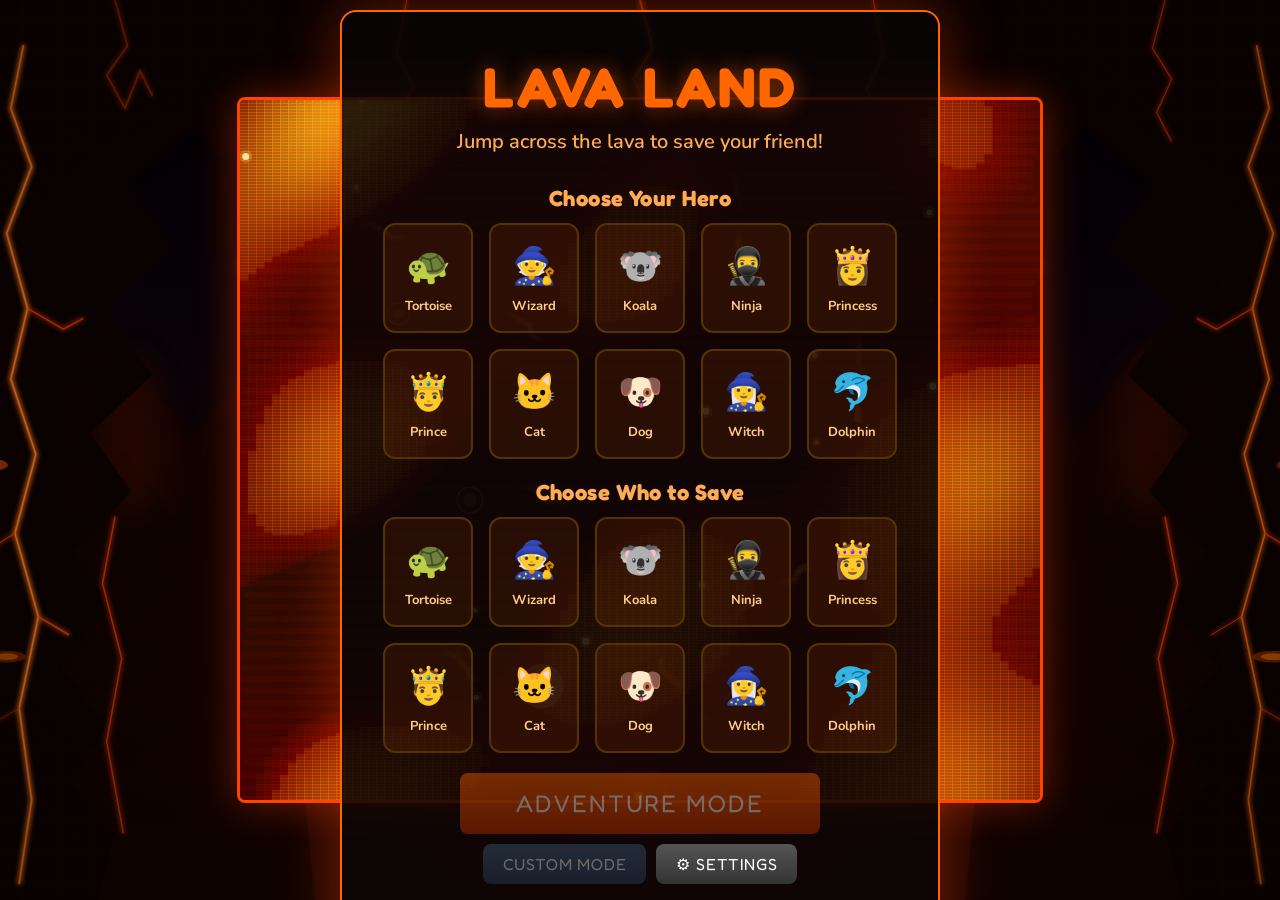
<file: index.html>
<!DOCTYPE html>
<html lang="en">
<head>
  <meta charset="UTF-8">
  <meta name="viewport" content="width=device-width, initial-scale=1.0, maximum-scale=3.0, user-scalable=yes">
  <meta name="theme-color" content="#1a0a0a">
  <meta name="apple-mobile-web-app-capable" content="yes">
  <meta name="apple-mobile-web-app-status-bar-style" content="black-translucent">
  <title>Lava Land - Save Your Friend!</title>
  <link rel="manifest" href="manifest.json">
  <link rel="apple-touch-icon" href="images/icon-192.png">
  <link rel="preconnect" href="https://fonts.googleapis.com">
  <link rel="preconnect" href="https://fonts.gstatic.com" crossorigin>
  <link href="https://fonts.googleapis.com/css2?family=Fredoka+One&family=Nunito:wght@400;600;700;800&display=swap" rel="stylesheet">
  <link rel="stylesheet" href="css/theme.css?v=1.12.3">
  <link rel="stylesheet" href="css/style.css?v=1.12.3">
</head>
<body>
  <div class="game-area">
    <canvas id="gameCanvas" role="img" aria-label="Lava Land game board"></canvas>
    <div id="game-hud" style="display:none;">
      <div id="hud-left"></div>
      <div id="hud-center">
        <div id="hud-game-title"></div>
        <div id="hud-game-author"></div>
      </div>
      <div id="hud-stats">
        <div id="hud-text"></div>
        <div id="streak-flash" style="display:none;"></div>
      </div>
    </div>
    <div id="hud-actions">
      <button id="forfeit-btn" class="btn btn-forfeit" style="display:none;" title="Give up and retry" aria-label="Give up and retry">&#128293;</button>
      <button id="pause-btn" class="btn btn-pause" style="display:none;" title="Pause (P)" aria-label="Pause game">&#9646;&#9646;</button>
    </div>
  </div>
  <div id="ui-overlay">
    <div id="menu-screen" class="menu-screen">
      <h1 id="menu-title" data-i18n="menu.title">LAVA LAND</h1>
      <h2 data-i18n="menu.subtitle">Jump across the lava to save your friend!</h2>
      <h3 data-i18n="menu.choose_hero">Choose Your Hero</h3>
      <div class="character-grid" id="hero-grid"></div>
      <h3 data-i18n="menu.choose_rescue">Choose Who to Save</h3>
      <div class="character-grid" id="rescue-grid"></div>

      <button class="btn btn-adventure" id="start-btn" disabled data-i18n="menu.adventure">ADVENTURE MODE</button>
      <div class="menu-secondary">
        <button class="btn btn-custom" id="custom-btn" disabled data-i18n="menu.custom">CUSTOM MODE</button>
        <button class="btn btn-settings" id="settings-btn" data-i18n="menu.settings">&#9881; SETTINGS</button>
      </div>
      <div class="instructions" id="instructions-keyboard">
        <kbd>&larr;</kbd> <kbd>&rarr;</kbd> Hop left / right (same row)<br>
        <kbd>&darr;</kbd> / <kbd>Space</kbd> Jump forward (next row)<br>
        <kbd>&uarr;</kbd> Jump backward (previous row)<br>
        Memorize the safe platforms, then leap across!
      </div>
      <div class="instructions" id="instructions-touch" style="display:none;">
        Tap on a platform to move there<br>
        Swipe &larr; &rarr; to hop sideways<br>
        Swipe &darr; to jump forward &middot; Swipe &uarr; to go back<br>
        Memorize the safe platforms, then jump!
      </div>
      <div class="menu-credit" id="menu-credit"></div>
    </div>

    <div id="settings-screen" class="menu-screen" style="display:none;">
      <h1 data-i18n="settings.title">&#9881; SETTINGS</h1>

      <h3 data-i18n="settings.language">Language</h3>
      <div class="option-row" id="lang-row">
        <div class="opt-card selected" data-lang="en">
          <div class="opt-label" data-i18n="lang.en">English</div>
        </div>
        <div class="opt-card" data-lang="no">
          <div class="opt-label" data-i18n="lang.no">Norsk</div>
        </div>
      </div>

      <h3 data-i18n="settings.soundtrack">Soundtrack</h3>
      <div class="option-row" id="soundtrack-row">
        <div class="opt-card selected" data-soundtrack="classic">
          <div class="opt-label" data-i18n="soundtrack.classic">Classic</div>
          <div class="opt-desc" data-i18n="soundtrack.classic.desc">80s synth-funk</div>
        </div>
        <div class="opt-card" data-soundtrack="retro">
          <div class="opt-label" data-i18n="soundtrack.retro">Retro</div>
          <div class="opt-desc" data-i18n="soundtrack.retro.desc">Chiptune 8-bit</div>
        </div>
        <div class="opt-card" data-soundtrack="chill">
          <div class="opt-label" data-i18n="soundtrack.chill">Chill</div>
          <div class="opt-desc" data-i18n="soundtrack.chill.desc">Ambient lo-fi</div>
        </div>
      </div>

      <h3 data-i18n="settings.theme">Theme</h3>
      <div class="option-row" id="theme-row">
        <div class="opt-card selected" data-theme="volcano">
          <div class="opt-label" data-i18n="theme.volcano">Volcano</div>
          <div class="opt-desc" data-i18n="theme.volcano.desc">Fire &amp; lava</div>
        </div>
        <div class="opt-card" data-theme="ocean">
          <div class="opt-label" data-i18n="theme.ocean">Ocean</div>
          <div class="opt-desc" data-i18n="theme.ocean.desc">Deep sea</div>
        </div>
        <div class="opt-card" data-theme="forest">
          <div class="opt-label" data-i18n="theme.forest">Forest</div>
          <div class="opt-desc" data-i18n="theme.forest.desc">Enchanted woods</div>
        </div>
      </div>

      <button class="btn" id="settings-back-btn" data-i18n="settings.done">DONE</button>
    </div>

    <div id="custom-setup-screen" class="menu-screen" style="display:none;">
      <h1 data-i18n="custom.title">CUSTOM MODE</h1>

      <h3 data-i18n="settings.difficulty">Difficulty</h3>
      <div class="option-row" id="diff-row">
        <div class="opt-card selected" data-diff="easy">
          <div class="opt-label" data-i18n="diff.easy">Easy</div>
          <div class="opt-desc" data-i18n="diff.easy.desc">Few fake blocks</div>
        </div>
        <div class="opt-card" data-diff="medium">
          <div class="opt-label" data-i18n="diff.medium">Medium</div>
          <div class="opt-desc" data-i18n="diff.medium.desc">Many fake blocks</div>
        </div>
        <div class="opt-card" data-diff="hard">
          <div class="opt-label" data-i18n="diff.hard">Hard</div>
          <div class="opt-desc" data-i18n="diff.hard.desc">Most blocks are fake</div>
        </div>
      </div>

      <h3 data-i18n="settings.grid_size">Grid Size</h3>
      <div class="option-row" id="size-row">
        <div class="opt-card" data-size="small">
          <div class="opt-label" data-i18n="size.small">Small</div>
          <div class="opt-desc" data-i18n="size.small.desc">5 cols &times; 8 rows</div>
        </div>
        <div class="opt-card selected" data-size="medium">
          <div class="opt-label" data-i18n="size.medium">Medium</div>
          <div class="opt-desc" data-i18n="size.medium.desc">6 cols &times; 12 rows</div>
        </div>
        <div class="opt-card" data-size="large">
          <div class="opt-label" data-i18n="size.large">Large</div>
          <div class="opt-desc" data-i18n="size.large.desc">7 cols &times; 16 rows</div>
        </div>
      </div>

      <h3 data-i18n="settings.memorize_time">Memorize Time</h3>
      <div class="option-row" id="memtime-row">
        <div class="opt-card" data-memtime="short">
          <div class="opt-label" data-i18n="mem.short">Short</div>
          <div class="opt-desc" data-i18n="mem.short.desc">5 seconds</div>
        </div>
        <div class="opt-card selected" data-memtime="medium">
          <div class="opt-label" data-i18n="mem.medium">Medium</div>
          <div class="opt-desc" data-i18n="mem.medium.desc">10 seconds</div>
        </div>
        <div class="opt-card" data-memtime="long">
          <div class="opt-label" data-i18n="mem.long">Long</div>
          <div class="opt-desc" data-i18n="mem.long.desc">20 seconds</div>
        </div>
      </div>

      <button class="btn" id="custom-start-btn" data-i18n="custom.start">START GAME</button>
      <button class="btn btn-secondary" id="custom-back-btn" data-i18n="custom.back">BACK</button>
    </div>

    <div id="lose-screen" class="menu-screen" style="display:none;">
      <h1 data-i18n="lose.title">OH NO!</h1>
      <div id="lose-level-info" class="level-info"></div>
      <div class="lose-emoji" id="lose-emoji"></div>
      <h2 id="lose-msg"></h2>
      <button class="btn" id="try-again-btn" data-i18n="lose.try_again">TRY AGAIN</button>
      <button class="btn btn-secondary" id="lose-menu-btn" data-i18n="lose.back_to_menu">BACK TO MENU</button>
    </div>

    <div id="win-screen" class="menu-screen" style="display:none;">
      <h1 data-i18n="win.title">YOU DID IT!</h1>
      <div id="win-level-info" class="level-info"></div>
      <div class="win-emojis" id="win-emojis"></div>
      <h2 id="win-msg"></h2>
      <p id="ultimate-win-msg" class="ultimate-win-msg" style="display:none;"></p>
      <div id="win-score-section" class="score-section"></div>
      <div class="win-buttons">
        <button class="btn" id="next-level-btn" style="display:none;" data-i18n="win.next_level">NEXT LEVEL</button>
        <button class="btn btn-secondary" id="play-again-btn" data-i18n="win.back_to_menu">BACK TO MENU</button>
      </div>
    </div>
  </div>

  <div id="pause-screen" style="display:none;">
    <div id="pause-inner">
      <h1 data-i18n="pause.title">PAUSED</h1>
      <button class="btn" id="resume-btn" data-i18n="pause.resume">RESUME</button>
      <button class="btn btn-secondary" id="pause-menu-btn" data-i18n="pause.quit">QUIT TO MENU</button>
    </div>
  </div>

  <div id="transition-overlay"></div>


  <script src="js/config.js?v=1.12.3"></script>
  <script src="js/i18n.js?v=1.12.3"></script>
  <script src="js/state.js?v=1.12.3"></script>
  <script src="js/timers.js?v=1.12.3"></script>
  <script src="js/audio.js?v=1.12.3"></script>
  <script src="js/soundtracks.js?v=1.12.3"></script>
  <script src="js/pathgen.js?v=1.12.3"></script>
  <script src="js/platforms.js?v=1.12.3"></script>
  <script src="js/player.js?v=1.12.3"></script>
  <script src="js/drawing.js?v=1.12.3"></script>
  <script src="js/hud.js?v=1.12.3"></script>
  <script src="js/effects.js?v=1.12.3"></script>
  <script src="js/scenes.js?v=1.12.3"></script>
  <script src="js/scoring.js?v=1.12.3"></script>
  <script src="js/logic.js?v=1.12.3"></script>
  <script src="js/input.js?v=1.12.3"></script>
  <script src="js/loop.js?v=1.12.3"></script>
  <script src="js/menu.js?v=1.12.3"></script>
  <script src="js/init.js?v=1.12.3"></script>
  <script>
    if ('serviceWorker' in navigator) {
      navigator.serviceWorker.register('sw.js').catch(function() {});
    }
  </script>
</body>
</html>
</file>
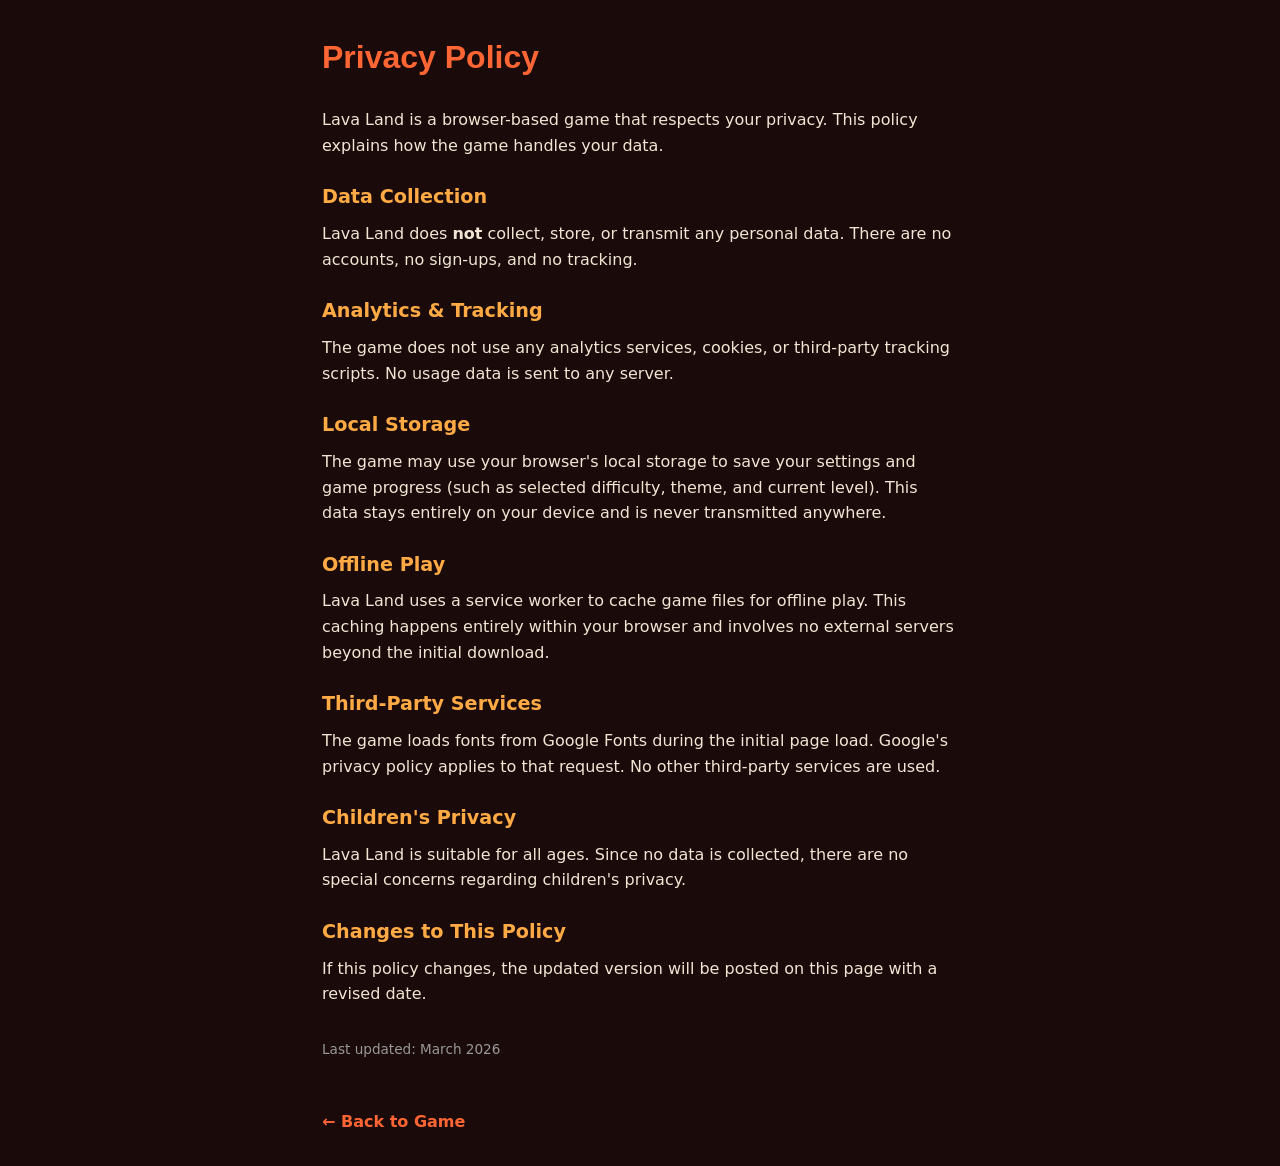
<file: privacy.html>
<!DOCTYPE html>
<html lang="en">
<head>
  <meta charset="UTF-8">
  <meta name="viewport" content="width=device-width, initial-scale=1.0">
  <meta name="theme-color" content="#1a0a0a">
  <title>Privacy Policy - Lava Land</title>
  <style>
    * { margin: 0; padding: 0; box-sizing: border-box; }
    body {
      background: #1a0a0a;
      color: #f0e6d3;
      font-family: 'Nunito', system-ui, -apple-system, sans-serif;
      line-height: 1.6;
      padding: 2rem;
      max-width: 700px;
      margin: 0 auto;
    }
    h1 {
      font-family: 'Fredoka One', cursive, sans-serif;
      color: #ff6633;
      margin-bottom: 1.5rem;
      font-size: 2rem;
    }
    h2 {
      color: #ffaa44;
      margin: 1.5rem 0 0.5rem;
      font-size: 1.2rem;
    }
    p { margin-bottom: 1rem; }
    a { color: #ff6633; }
    .back-link {
      display: inline-block;
      margin-top: 2rem;
      color: #ff6633;
      text-decoration: none;
      font-weight: 700;
    }
    .back-link:hover { text-decoration: underline; }
    .updated { color: #999; font-size: 0.85rem; margin-top: 2rem; }
  </style>
</head>
<body>
  <h1>Privacy Policy</h1>
  <p>Lava Land is a browser-based game that respects your privacy. This policy explains how the game handles your data.</p>

  <h2>Data Collection</h2>
  <p>Lava Land does <strong>not</strong> collect, store, or transmit any personal data. There are no accounts, no sign-ups, and no tracking.</p>

  <h2>Analytics &amp; Tracking</h2>
  <p>The game does not use any analytics services, cookies, or third-party tracking scripts. No usage data is sent to any server.</p>

  <h2>Local Storage</h2>
  <p>The game may use your browser's local storage to save your settings and game progress (such as selected difficulty, theme, and current level). This data stays entirely on your device and is never transmitted anywhere.</p>

  <h2>Offline Play</h2>
  <p>Lava Land uses a service worker to cache game files for offline play. This caching happens entirely within your browser and involves no external servers beyond the initial download.</p>

  <h2>Third-Party Services</h2>
  <p>The game loads fonts from Google Fonts during the initial page load. Google's privacy policy applies to that request. No other third-party services are used.</p>

  <h2>Children's Privacy</h2>
  <p>Lava Land is suitable for all ages. Since no data is collected, there are no special concerns regarding children's privacy.</p>

  <h2>Changes to This Policy</h2>
  <p>If this policy changes, the updated version will be posted on this page with a revised date.</p>

  <p class="updated">Last updated: March 2026</p>

  <a href="index.html" class="back-link">&larr; Back to Game</a>
</body>
</html>
</file>
<file: css/theme.css>
/* ─── LAVA LAND THEME ─────────────────────────────────────────────
   All colors, fonts, and key dimensions in one place.
   Override these variables to reskin the game.
   ─────────────────────────────────────────────────────────────── */

:root {
  /* ── Fonts ──────────────────────────────────────────────────── */
  --font-main: 'Nunito', 'Segoe UI', Tahoma, Geneva, Verdana, sans-serif;
  --font-heading: 'Fredoka One', 'Segoe UI', Tahoma, Geneva, Verdana, sans-serif;
  --font-mono: monospace;

  /* ── Background / surface ───────────────────────────────────── */
  --bg-dark: #1a0a0a;
  --surface: rgba(10, 5, 5, 0.85);
  --surface-hud: rgba(10, 5, 5, 0.85);

  /* ── Brand / primary (fire orange) ──────────────────────────── */
  --primary: #ff6600;
  --primary-light: #ff8800;
  --primary-dark: #cc3300;
  --primary-glow: rgba(255, 100, 0, 0.5);

  /* ── Accent / gold tones ────────────────────────────────────── */
  --accent-gold: #ffcc44;
  --accent-warm: #ffaa55;
  --accent-light: #ffcc88;
  --accent-cream: #ffddaa;

  /* ── Text hierarchy ─────────────────────────────────────────── */
  --text-bright: #fff;
  --text-primary: #ffcc88;
  --text-secondary: #cc8855;
  --text-muted: #aa8866;
  --text-dim: #886644;
  --text-faint: #665544;

  /* ── Borders / subtle lines ─────────────────────────────────── */
  --border-warm: #553300;
  --border-glow: rgba(255, 100, 0, 0.28);
  --border-accent: #ffaa00;

  /* ── Selections / highlights ────────────────────────────────── */
  --select-bg: rgba(255, 150, 0, 0.3);
  --select-border: #ffaa00;
  --select-glow: rgba(255, 150, 0, 0.4);
  --hover-bg: rgba(255, 100, 0, 0.2);
  --hover-border: #ff8800;
  --card-bg: rgba(255, 100, 0, 0.1);

  /* ── Buttons ────────────────────────────────────────────────── */
  --btn-primary-top: #ff6600;
  --btn-primary-bottom: #cc3300;
  --btn-hover-top: #ff8800;
  --btn-hover-bottom: #dd4400;
  --btn-secondary-top: #555;
  --btn-secondary-bottom: #333;
  --btn-custom-top: #446688;
  --btn-custom-bottom: #2a4466;

  /* ── Win screen ─────────────────────────────────────────────── */
  --win-title: #ffdd00;
  --win-glow: rgba(255, 220, 0, 0.8);

  /* ── Lose screen ────────────────────────────────────────────── */
  --lose-title: #ff4444;
  --lose-glow: rgba(255, 50, 0, 0.8);
  --lose-text: #ff8866;

  /* ── Score ───────────────────────────────────────────────────── */
  --score-bonus: #ffcc44;
  --score-row-text: #ccaa88;

  /* ── HUD ────────────────────────────────────────────────────── */
  --hud-bg-top: rgba(10, 5, 5, 0.92);
  --hud-bg-bottom: rgba(10, 5, 5, 0.8);
  --hud-level-glow: rgba(255, 150, 50, 0.3);
  --timer-warn: #ffcc00;

  /* ── Keyboard hints ─────────────────────────────────────────── */
  --kbd-bg: #332211;
  --kbd-border: #664422;

  /* ── Button hovers ───────────────────────────────────────────── */
  --btn-secondary-hover-top: #666;
  --btn-secondary-hover-bottom: #444;
  --btn-custom-hover-top: #5577aa;
  --btn-custom-hover-bottom: #335577;

  /* ── Action buttons (forfeit / pause) ──────────────────────── */
  --btn-action-bg: rgba(80, 20, 0, 0.8);
  --btn-action-border: rgba(255, 100, 30, 0.4);
  --btn-action-text: #ff8855;
  --btn-action-hover-bg: rgba(130, 40, 0, 0.9);

  /* ── Canvas ─────────────────────────────────────────────────── */
  --canvas-border: #ff4400;
  --canvas-glow: rgba(255, 68, 0, 0.4);
}

/* ── OCEAN THEME ──────────────────────────────────────────────── */
body.theme-ocean {
  --bg-dark: #0a0a1a;
  --surface: rgba(5, 5, 15, 0.85);
  --surface-hud: rgba(5, 5, 15, 0.85);
  --primary: #0088cc;
  --primary-light: #00aaff;
  --primary-dark: #005599;
  --primary-glow: rgba(0, 100, 255, 0.5);
  --accent-gold: #44ccff;
  --accent-warm: #55aacc;
  --accent-light: #88ccee;
  --accent-cream: #aaddee;
  --text-primary: #88ccee;
  --text-secondary: #5599aa;
  --text-muted: #668899;
  --text-dim: #446677;
  --text-faint: #334455;
  --border-warm: #003355;
  --border-glow: rgba(0, 100, 255, 0.28);
  --border-accent: #00aaff;
  --select-bg: rgba(0, 150, 255, 0.3);
  --select-border: #00aaff;
  --select-glow: rgba(0, 150, 255, 0.4);
  --hover-bg: rgba(0, 100, 255, 0.2);
  --hover-border: #00aaff;
  --card-bg: rgba(0, 100, 255, 0.1);
  --btn-primary-top: #0088cc;
  --btn-primary-bottom: #005599;
  --btn-hover-top: #00aaff;
  --btn-hover-bottom: #0077bb;
  --btn-secondary-top: #334455;
  --btn-secondary-bottom: #222233;
  --btn-custom-top: #446688;
  --btn-custom-bottom: #2a4466;
  --win-title: #00ddff;
  --win-glow: rgba(0, 220, 255, 0.8);
  --lose-title: #4488ff;
  --lose-glow: rgba(0, 80, 255, 0.8);
  --lose-text: #6699ff;
  --score-bonus: #44ccff;
  --score-row-text: #88aabb;
  --hud-bg-top: rgba(5, 5, 15, 0.92);
  --hud-bg-bottom: rgba(5, 5, 15, 0.8);
  --hud-level-glow: rgba(50, 150, 255, 0.3);
  --timer-warn: #00ccff;
  --kbd-bg: #112233;
  --kbd-border: #224466;
  --btn-secondary-hover-top: #445566;
  --btn-secondary-hover-bottom: #333344;
  --btn-custom-hover-top: #5588aa;
  --btn-custom-hover-bottom: #336688;
  --btn-action-bg: rgba(0, 30, 80, 0.8);
  --btn-action-border: rgba(0, 100, 255, 0.4);
  --btn-action-text: #5599ff;
  --btn-action-hover-bg: rgba(0, 50, 130, 0.9);
  --canvas-border: #0066cc;
  --canvas-glow: rgba(0, 100, 255, 0.4);
  background-image: url('../images/background-ocean.svg');
}

/* ── FOREST THEME ─────────────────────────────────────────────── */
body.theme-forest {
  --bg-dark: #0a1a0a;
  --surface: rgba(5, 12, 5, 0.85);
  --surface-hud: rgba(5, 12, 5, 0.85);
  --primary: #44aa00;
  --primary-light: #66cc00;
  --primary-dark: #228800;
  --primary-glow: rgba(60, 160, 0, 0.5);
  --accent-gold: #ccdd44;
  --accent-warm: #aacc55;
  --accent-light: #bbdd88;
  --accent-cream: #ddeebb;
  --text-primary: #bbdd88;
  --text-secondary: #88aa55;
  --text-muted: #778844;
  --text-dim: #556633;
  --text-faint: #445522;
  --border-warm: #335500;
  --border-glow: rgba(60, 160, 0, 0.28);
  --border-accent: #66cc00;
  --select-bg: rgba(80, 200, 0, 0.3);
  --select-border: #66cc00;
  --select-glow: rgba(80, 200, 0, 0.4);
  --hover-bg: rgba(60, 160, 0, 0.2);
  --hover-border: #66cc00;
  --card-bg: rgba(60, 160, 0, 0.1);
  --btn-primary-top: #44aa00;
  --btn-primary-bottom: #228800;
  --btn-hover-top: #66cc00;
  --btn-hover-bottom: #33aa00;
  --btn-secondary-top: #445533;
  --btn-secondary-bottom: #223311;
  --btn-custom-top: #668844;
  --btn-custom-bottom: #446622;
  --win-title: #88ff00;
  --win-glow: rgba(130, 255, 0, 0.8);
  --lose-title: #cc6622;
  --lose-glow: rgba(200, 100, 0, 0.8);
  --lose-text: #cc8844;
  --score-bonus: #ccdd44;
  --score-row-text: #aabb88;
  --hud-bg-top: rgba(5, 12, 5, 0.92);
  --hud-bg-bottom: rgba(5, 12, 5, 0.8);
  --hud-level-glow: rgba(80, 200, 50, 0.3);
  --timer-warn: #ccdd00;
  --kbd-bg: #223311;
  --kbd-border: #446622;
  --btn-secondary-hover-top: #556644;
  --btn-secondary-hover-bottom: #334422;
  --btn-custom-hover-top: #778855;
  --btn-custom-hover-bottom: #557733;
  --btn-action-bg: rgba(40, 30, 0, 0.8);
  --btn-action-border: rgba(100, 160, 30, 0.4);
  --btn-action-text: #88cc44;
  --btn-action-hover-bg: rgba(60, 50, 0, 0.9);
  --canvas-border: #44aa00;
  --canvas-glow: rgba(60, 160, 0, 0.4);
  background-image: url('../images/background-forest.svg');
}
</file>
<file: css/style.css>
* { margin: 0; padding: 0; box-sizing: border-box; }

/* ─── Game area wrapper — canvas + HUD together ──────────── */

.game-area {
  position: relative;
  display: flex;
  flex-direction: column;
}

/* ─── Touch improvements ─────────────────────────────────── */

.btn, .char-card, .opt-card {
  -webkit-tap-highlight-color: transparent;
  touch-action: manipulation;
}

body {
  background: var(--bg-dark) url('../images/background.svg') center center / cover no-repeat;
  font-family: var(--font-main);
  overflow: hidden;
  height: 100vh;
  height: 100dvh;
  display: flex;
  justify-content: center;
  align-items: center;
  touch-action: none;
  -webkit-user-select: none;
  user-select: none;
}

canvas {
  display: block;
  border: 3px solid var(--canvas-border);
  border-radius: 8px;
  box-shadow: 0 0 40px var(--canvas-glow);
  max-width: 100vw;
  max-height: calc(100vh - 52px);
  max-height: calc(100dvh - 52px);
  touch-action: none;
}

/* ─── Scene transition overlay (GPU-accelerated) ─────────── */
#transition-overlay {
  position: fixed;
  top: 0; left: 0; right: 0; bottom: 0;
  background: #000;
  opacity: 0;
  pointer-events: none;
  z-index: 100;
  transition: opacity 0.3s ease-in-out;
  will-change: opacity;
}

#transition-overlay.fade-out {
  opacity: 1;
}

/* ─── Pause overlay ──────────────────────────────────────── */

#pause-screen {
  position: absolute;
  top: 0; left: 0; right: 0; bottom: 0;
  background: rgba(0, 0, 0, 0.65);
  z-index: 90;
  display: flex;
  justify-content: center;
  align-items: center;
}

#pause-inner {
  background: var(--surface);
  border: 2px solid var(--primary);
  border-radius: 16px;
  padding: 32px 48px;
  display: flex;
  flex-direction: column;
  gap: 14px;
  align-items: center;
  text-align: center;
}

#pause-inner h1 {
  color: var(--primary);
  font-size: 2.6rem;
  font-family: var(--font-heading);
  letter-spacing: 0.06em;
  margin-bottom: 8px;
}

/* ─── UI overlay ─────────────────────────────────────────── */

#ui-overlay {
  position: absolute;
  top: 0; left: 0; right: 0; bottom: 0;
  display: flex;
  justify-content: center;
  align-items: flex-start;
  pointer-events: none;
  overflow-y: auto;
  -webkit-overflow-scrolling: touch;
  padding: 10px;
}

#ui-overlay > div { pointer-events: auto; }

/* ─── Menu screens (shared) ──────────────────────────────── */

.menu-screen {
  background: var(--surface);
  border: 2px solid var(--primary);
  border-radius: 16px;
  padding: 40px;
  text-align: center;
  color: var(--text-bright);
  max-width: 600px;
  width: 100%;
  box-shadow: 0 0 60px var(--canvas-glow);
  margin: auto;
}

.menu-screen h1 {
  font-size: 56px;
  font-family: var(--font-heading);
  color: var(--primary);
  text-shadow: 0 0 20px var(--primary-glow);
  margin-bottom: 8px;
  letter-spacing: 0.04em;
}

.menu-screen h2 {
  font-size: 20px;
  color: var(--accent-warm);
  margin-bottom: 30px;
  font-weight: 600;
}

.menu-screen h3 {
  font-size: 22px;
  font-family: var(--font-heading);
  color: var(--accent-warm);
  margin: 20px 0 12px;
  letter-spacing: 0.02em;
}

/* ─── Character grid ─────────────────────────────────────── */

.character-grid {
  display: flex;
  gap: 16px;
  justify-content: center;
  flex-wrap: wrap;
  margin-bottom: 20px;
}

.char-card {
  width: 90px;
  height: 110px;
  background: var(--card-bg);
  border: 2px solid var(--border-warm);
  border-radius: 12px;
  cursor: pointer;
  display: flex;
  flex-direction: column;
  align-items: center;
  justify-content: center;
  transition: all 0.2s;
}

.char-card:hover {
  border-color: var(--hover-border);
  background: var(--hover-bg);
  transform: scale(1.05);
}

.char-card.selected {
  border-color: var(--select-border);
  background: var(--select-bg);
  box-shadow: 0 0 15px var(--select-glow);
}

.char-card.disabled {
  opacity: 0.35;
  cursor: not-allowed;
  pointer-events: none;
}

.char-card .emoji { font-size: 36px; margin-bottom: 6px; }
.char-card .name { font-size: 13px; color: var(--text-primary); font-weight: 700; }

/* ─── Buttons ────────────────────────────────────────────── */

.btn {
  background: linear-gradient(180deg, var(--btn-primary-top), var(--btn-primary-bottom));
  color: white;
  border: none;
  padding: 14px 40px;
  font-size: 20px;
  font-family: var(--font-heading);
  border-radius: 8px;
  cursor: pointer;
  margin-top: 20px;
  font-weight: 400;
  letter-spacing: 0.05em;
  transition: all 0.2s;
}

.btn:hover {
  background: linear-gradient(180deg, var(--btn-hover-top), var(--btn-hover-bottom));
  transform: scale(1.05);
}

.btn:disabled { opacity: 0.4; cursor: not-allowed; transform: none; }

.btn:active:not(:disabled) {
  transform: scale(0.97);
  filter: brightness(0.85);
}

.char-card:active {
  transform: scale(0.95);
}

.opt-card:active {
  transform: scale(0.95);
}

.btn-adventure {
  display: block;
  width: 100%;
  max-width: 360px;
  margin: 20px auto 0;
  padding: 16px 40px;
  font-size: 24px;
  letter-spacing: 0.08em;
}

.menu-secondary {
  display: flex;
  gap: 10px;
  justify-content: center;
  margin-top: 10px;
  flex-wrap: wrap;
}

.menu-secondary .btn {
  margin-top: 0;
  padding: 10px 20px;
  font-size: 16px;
}

.btn-settings {
  background: linear-gradient(180deg, var(--btn-secondary-top), var(--btn-secondary-bottom));
}

.btn-settings:hover {
  background: linear-gradient(180deg, var(--btn-secondary-hover-top), var(--btn-secondary-hover-bottom));
}

.btn-secondary {
  background: linear-gradient(180deg, var(--btn-secondary-top), var(--btn-secondary-bottom));
  font-size: 15px;
  padding: 10px 28px;
}

.btn-secondary:hover {
  background: linear-gradient(180deg, var(--btn-secondary-hover-top), var(--btn-secondary-hover-bottom));
}

.btn-custom {
  background: linear-gradient(180deg, var(--btn-custom-top), var(--btn-custom-bottom));
}

.btn-custom:hover {
  background: linear-gradient(180deg, var(--btn-custom-hover-top), var(--btn-custom-hover-bottom));
}

.btn-custom:disabled { opacity: 0.4; cursor: not-allowed; transform: none; }

/* ─── Menu extras ────────────────────────────────────────── */

.menu-credit {
  color: var(--text-faint);
  font-size: 13px;
  margin-top: 20px;
  letter-spacing: 0.5px;
}

#settings-screen h1 {
  font-size: 40px;
  font-family: var(--font-heading);
}

.instructions {
  color: var(--text-muted);
  font-size: 15px;
  margin-top: 18px;
  line-height: 1.7;
}

.instructions kbd {
  background: var(--kbd-bg);
  border: 1px solid var(--kbd-border);
  padding: 2px 7px;
  border-radius: 4px;
  font-family: var(--font-mono);
  color: var(--text-primary);
}

/* ─── Game HUD (top bar) ─────────────────────────────────── */

#game-hud {
  width: 100%;
  height: 80px;
  background: linear-gradient(180deg, var(--hud-bg-top), var(--hud-bg-bottom));
  border-bottom: 1px solid var(--border-glow);
  pointer-events: none;
  z-index: 5;
  position: relative;
  flex-shrink: 0;
  order: -1;
}

/* Left: pinned to left edge */
#hud-left {
  position: absolute;
  left: 12px;
  top: 0; height: 80px;
  display: flex;
  flex-direction: column;
  justify-content: center;
  align-items: flex-start;
}

#hud-left .hud-level-line {
  font-size: 24px;
  font-weight: 800;
  color: var(--accent-warm);
  text-shadow: 0 0 8px var(--hud-level-glow);
  white-space: nowrap;
  letter-spacing: 0.5px;
}

#hud-left .hud-total-score {
  font-size: 20px;
  font-weight: 700;
  color: var(--accent-gold);
  margin-top: 1px;
}

/* Center: pinned to horizontal center */
#hud-center {
  position: absolute;
  left: 50%;
  transform: translateX(-50%);
  top: 0; height: 80px;
  display: flex;
  flex-direction: column;
  justify-content: center;
  align-items: center;
}

#hud-game-title {
  font-size: 38px;
  font-family: var(--font-heading);
  font-weight: 400;
  color: var(--primary);
  text-shadow: 0 0 16px var(--primary-glow);
  letter-spacing: 0.08em;
  line-height: 1.1;
  white-space: nowrap;
  text-align: center;
}

#hud-game-author {
  font-size: 19px;
  color: var(--accent-cream);
  opacity: 0.7;
  margin-top: 1px;
  letter-spacing: 0.5px;
  text-align: center;
}

/* Floating action buttons (forfeit + pause) — bottom-right of game area */
#hud-actions {
  position: absolute;
  bottom: 12px;
  right: 12px;
  display: flex;
  flex-direction: column;
  gap: 8px;
  pointer-events: auto;
  z-index: 10;
}

.btn-forfeit, .btn-pause {
  width: 44px;
  height: 44px;
  border-radius: 50%;
  background: var(--btn-action-bg);
  border: 1px solid var(--btn-action-border);
  color: var(--btn-action-text);
  font-size: 16px;
  padding: 0;
  cursor: pointer;
  display: flex;
  align-items: center;
  justify-content: center;
  min-width: unset;
  letter-spacing: 0;
  opacity: 0.7;
  transition: opacity 0.15s;
  margin-top: 0;
  line-height: 1;
}

.btn-forfeit:hover, .btn-pause:hover {
  opacity: 1;
  background: var(--btn-action-hover-bg);
  transform: none;
}

/* Shift stats left to make room for action buttons */
/* Right: pinned to right edge */
#hud-stats {
  position: absolute;
  right: 8px;
  top: 0; height: 80px;
  display: flex;
  flex-direction: column;
  justify-content: center;
  align-items: flex-end;
}

#hud-stats .stat-row {
  display: flex;
  gap: 14px;
  justify-content: flex-end;
  align-items: center;
  text-align: right;
}

#hud-stats .stat-item {
  display: inline-flex;
  align-items: baseline;
  color: var(--accent-light);
  font-size: 30px;
  font-weight: 800;
  line-height: 1.2;
}

#hud-stats .stat-label {
  color: var(--text-dim);
  font-size: 19px;
  font-weight: 700;
  text-transform: uppercase;
  letter-spacing: 0.5px;
  line-height: 1;
  margin-left: 3px;
}

#hud-stats .timer-warn {
  color: var(--timer-warn);
  font-size: 36px;
  font-weight: bold;
  line-height: 1;
  text-align: right;
  animation: pulse 0.5s infinite alternate;
}

#hud-stats .timer-hint {
  color: var(--text-muted);
  font-size: 20px;
  line-height: 1.2;
  text-align: right;
}

@keyframes pulse {
  from { opacity: 1; }
  to { opacity: 0.5; }
}

/* ─── Lose screen ────────────────────────────────────────── */

#lose-screen h1 {
  font-size: 56px;
  font-family: var(--font-heading);
  color: var(--lose-title);
  text-shadow: 0 0 30px var(--lose-glow);
}

.lose-emoji {
  font-size: 48px;
  margin: 10px 0;
}

#lose-screen h2 {
  color: var(--lose-text);
}

/* ─── Win screen ─────────────────────────────────────────── */

.win-buttons {
  display: flex;
  flex-direction: column;
  align-items: center;
  gap: 6px;
}

.win-buttons .btn { margin-top: 10px; }
.win-buttons .btn-secondary { margin-top: 4px; }

.level-info {
  color: var(--accent-warm);
  font-size: 16px;
  font-weight: bold;
  margin-bottom: 6px;
  letter-spacing: 1px;
}

.score-section {
  background: var(--card-bg);
  border: 1px solid var(--border-glow);
  border-radius: 10px;
  padding: 14px 20px;
  margin: 16px auto;
  max-width: 320px;
  text-align: left;
}

.score-stars {
  text-align: center;
  font-size: 36px;
  margin-bottom: 8px;
  letter-spacing: 4px;
}

.score-row {
  display: flex;
  justify-content: space-between;
  padding: 3px 0;
  color: var(--score-row-text);
  font-size: 15px;
}

.score-row.bonus {
  color: var(--score-bonus);
}

.score-row.penalty {
  color: var(--lose-text);
}

.score-total {
  display: flex;
  justify-content: space-between;
  padding: 8px 0 4px;
  margin-top: 6px;
  border-top: 1px solid var(--border-glow);
  color: var(--text-bright);
  font-size: 20px;
  font-weight: 800;
}

.score-cumulative {
  text-align: center;
  color: var(--text-muted);
  font-size: 14px;
  margin-top: 6px;
}

#win-screen h1 {
  font-size: 56px;
  font-family: var(--font-heading);
  color: var(--win-title);
  text-shadow: 0 0 30px var(--win-glow);
}

#win-screen h1.ultimate {
  font-size: 64px;
  color: var(--win-title);
  text-shadow: 0 0 40px var(--primary-light), 0 0 80px var(--primary-dark), 0 0 120px var(--win-title);
  animation: ultimatePulse 1.5s ease-in-out infinite;
}

@keyframes ultimatePulse {
  0%, 100% { text-shadow: 0 0 40px var(--primary-light), 0 0 80px var(--primary-dark), 0 0 120px var(--win-title); transform: scale(1); }
  50% { text-shadow: 0 0 60px var(--primary-light), 0 0 100px var(--primary-dark), 0 0 160px var(--win-title); transform: scale(1.05); }
}

.ultimate-win-msg {
  font-size: 18px;
  color: var(--accent-gold);
  text-shadow: 0 0 12px var(--primary-glow);
  margin: 8px 0 4px;
  font-weight: bold;
  letter-spacing: 0.5px;
}

.win-emojis {
  font-size: 40px;
  margin: 10px 0;
  animation: bounce 0.6s infinite alternate;
}

@keyframes bounce {
  from { transform: translateY(0); }
  to { transform: translateY(-10px); }
}

/* ─── Star pop-in animation (win screen) ─────────────────────── */
.star-pop {
  display: inline-block;
  animation: starPop 0.4s ease-out both;
}

@keyframes starPop {
  0% { transform: scale(0); opacity: 0; }
  60% { transform: scale(1.3); opacity: 1; }
  100% { transform: scale(1); opacity: 1; }
}

/* ─── Level progress dots ─────────────────────────────────────── */
.hud-progress-dots {
  font-size: 11px;
  letter-spacing: 1px;
  color: var(--text-dim);
  margin-top: 0;
}

.hud-progress-dots .dot-done {
  color: var(--accent-gold);
}

/* ─── Settings option cards ──────────────────────────────── */

.option-row {
  display: flex;
  gap: 12px;
  justify-content: center;
  margin-bottom: 16px;
  flex-wrap: wrap;
}

.opt-card {
  padding: 10px 20px;
  background: var(--card-bg);
  border: 2px solid var(--border-warm);
  border-radius: 10px;
  cursor: pointer;
  color: var(--text-primary);
  font-size: 14px;
  transition: all 0.2s;
  min-width: 100px;
}

.opt-card:hover {
  border-color: var(--hover-border);
  background: var(--hover-bg);
  transform: scale(1.05);
}

.opt-card.selected {
  border-color: var(--select-border);
  background: var(--select-bg);
  box-shadow: 0 0 12px var(--select-glow);
  color: var(--text-bright);
}

.opt-card .opt-label {
  font-weight: 800;
  font-size: 16px;
  margin-bottom: 2px;
}

.opt-card .opt-desc {
  font-size: 13px;
  color: var(--text-muted);
}

.opt-card.selected .opt-desc { color: var(--text-primary); }

/* ─── HUD memorize mode — timer spans full width, centered ─── */
.hud-memorize-mode #hud-left { display: none; }
.hud-memorize-mode #hud-center { display: none; }
.hud-memorize-mode #hud-stats {
  right: 0;
  left: 0;
  width: 100%;
  align-items: center;
}

/* ─── Desktop HUD: flexbox layout to prevent overlap ─────── */

@media (min-width: 601px) {
  #game-hud {
    display: flex;
    align-items: center;
  }

  #hud-left {
    position: static;
    height: auto;
    padding-left: 12px;
    flex: 1 1 0;
    min-width: 0;
  }

  #hud-center {
    position: static;
    height: auto;
    transform: none;
    flex: 0 0 auto;
    padding: 0 12px;
  }

  #hud-stats {
    position: static;
    height: auto;
    padding-right: 8px;
    flex: 1 1 0;
    min-width: 0;
  }

  .hud-memorize-mode #hud-stats {
    flex: 1 1 100%;
  }
}

/* ─── Mobile responsive ──────────────────────────────────── */

@media (max-width: 600px) {
  /* Game area fills the entire viewport on mobile */
  .game-area {
    width: 100vw;
    height: 100vh;
    height: 100dvh;
  }

  #ui-overlay {
    align-items: flex-start;
  }

  /* Canvas: fill available space while preserving aspect ratio */
  canvas {
    width: 100%;
    flex: 1;
    min-height: 0;
    max-height: none;
    border: none;
    border-radius: 0;
    box-shadow: none;
    object-fit: contain;
  }

  .menu-screen {
    padding: 20px 14px;
    border-radius: 12px;
    max-height: 100%;
    overflow-y: auto;
  }

  .menu-screen h1 { font-size: 42px; margin-bottom: 4px; }
  .menu-screen h2 { font-size: 18px; margin-bottom: 12px; }
  .menu-screen h3 { font-size: 18px; margin: 10px 0 6px; }

  .character-grid { gap: 8px; margin-bottom: 10px; }
  .char-card {
    width: 56px;
    height: 68px;
    border-radius: 8px;
  }
  .char-card .emoji { font-size: 24px; margin-bottom: 2px; }
  .char-card .name { font-size: 11px; }

  .option-row { gap: 8px; }
  .opt-card {
    padding: 10px 14px;
    min-width: 92px;
    border-radius: 8px;
  }
  .opt-card .opt-label { font-size: 16px; }
  .opt-card .opt-desc { font-size: 12px; }

  .btn {
    padding: 14px 30px;
    font-size: 20px;
  }

  .btn-adventure { font-size: 22px; padding: 16px 30px; }

  .menu-secondary .btn { font-size: 15px; padding: 10px 22px; }

  .instructions { font-size: 15px; margin-top: 12px; }
  #settings-screen h1 { font-size: 34px; }

  #pause-inner { padding: 28px 32px; }
  #pause-inner h1 { font-size: 1.8rem; }

  /* HUD: hide center title — prevents overlap with stats on narrow screens */
  #hud-center { display: none; }

  #game-hud { height: 70px; }
  #hud-left { height: 70px; left: 8px; }
  #hud-stats { height: 70px; right: 8px; }
  .hud-progress-dots { display: none; }
  #hud-left .hud-level-line {
    font-size: 19px;
    line-height: 1.2;
    max-width: 42vw;
    overflow: hidden;
    text-overflow: ellipsis;
  }
  #hud-left .hud-total-score { font-size: 16px; line-height: 1.2; }
  #hud-stats .stat-item { font-size: 22px; }
  #hud-stats .stat-label { font-size: 15px; }
  #hud-stats .stat-row { gap: 8px; }
  #hud-stats .timer-warn { font-size: 30px; }
  #hud-stats .timer-hint { font-size: 17px; }

  #win-screen h1 { font-size: 46px; }
  #win-screen h1.ultimate { font-size: 52px; }
  .ultimate-win-msg { font-size: 15px; }
  .win-emojis { font-size: 36px; }

  /* Lose screen: match win screen sizes */
  #lose-screen h1 { font-size: 46px; }
  #lose-screen h2 { font-size: 18px; }
  .lose-emoji { font-size: 40px; margin: 8px 0; }

  .level-info { font-size: 16px; }
  .score-section { padding: 12px 16px; max-width: 300px; }
  .score-stars { font-size: 32px; }
  .score-row { font-size: 15px; }
  .score-total { font-size: 18px; }
  .score-cumulative { font-size: 14px; }
}

@media (max-height: 500px) {
  .menu-screen { padding: 12px 10px; }
  .menu-screen h1 { font-size: 28px; }
  .menu-screen h2 { font-size: 14px; margin-bottom: 8px; }
  .menu-screen h3 { font-size: 16px; margin: 8px 0 6px; }
  .character-grid { gap: 6px; margin-bottom: 6px; }
  .char-card { width: 50px; height: 60px; }
  .char-card .emoji { font-size: 22px; }
  .char-card .name { font-size: 9px; }

  .opt-card .opt-label { font-size: 14px; }
  .opt-card .opt-desc { font-size: 11px; }
  .btn { font-size: 16px; }
  .instructions { font-size: 12px; }

  /* Compact HUD for landscape phones — canvas is height-constrained */
  .hud-progress-dots { display: none; }
  #hud-center { display: none; }
  #game-hud { height: 54px; }
  #hud-left, #hud-stats { height: 54px; }
  canvas { margin-top: 0; }
  #hud-left .hud-level-line { font-size: 19px; }
  #hud-left .hud-total-score { font-size: 16px; }
  #hud-stats .stat-item { font-size: 24px; }
  #hud-stats .stat-label { font-size: 15px; }
  #hud-stats .stat-row { gap: 8px; }
  #hud-stats .timer-warn { font-size: 30px; }
  #hud-stats .timer-hint { font-size: 17px; }
}
</file>
